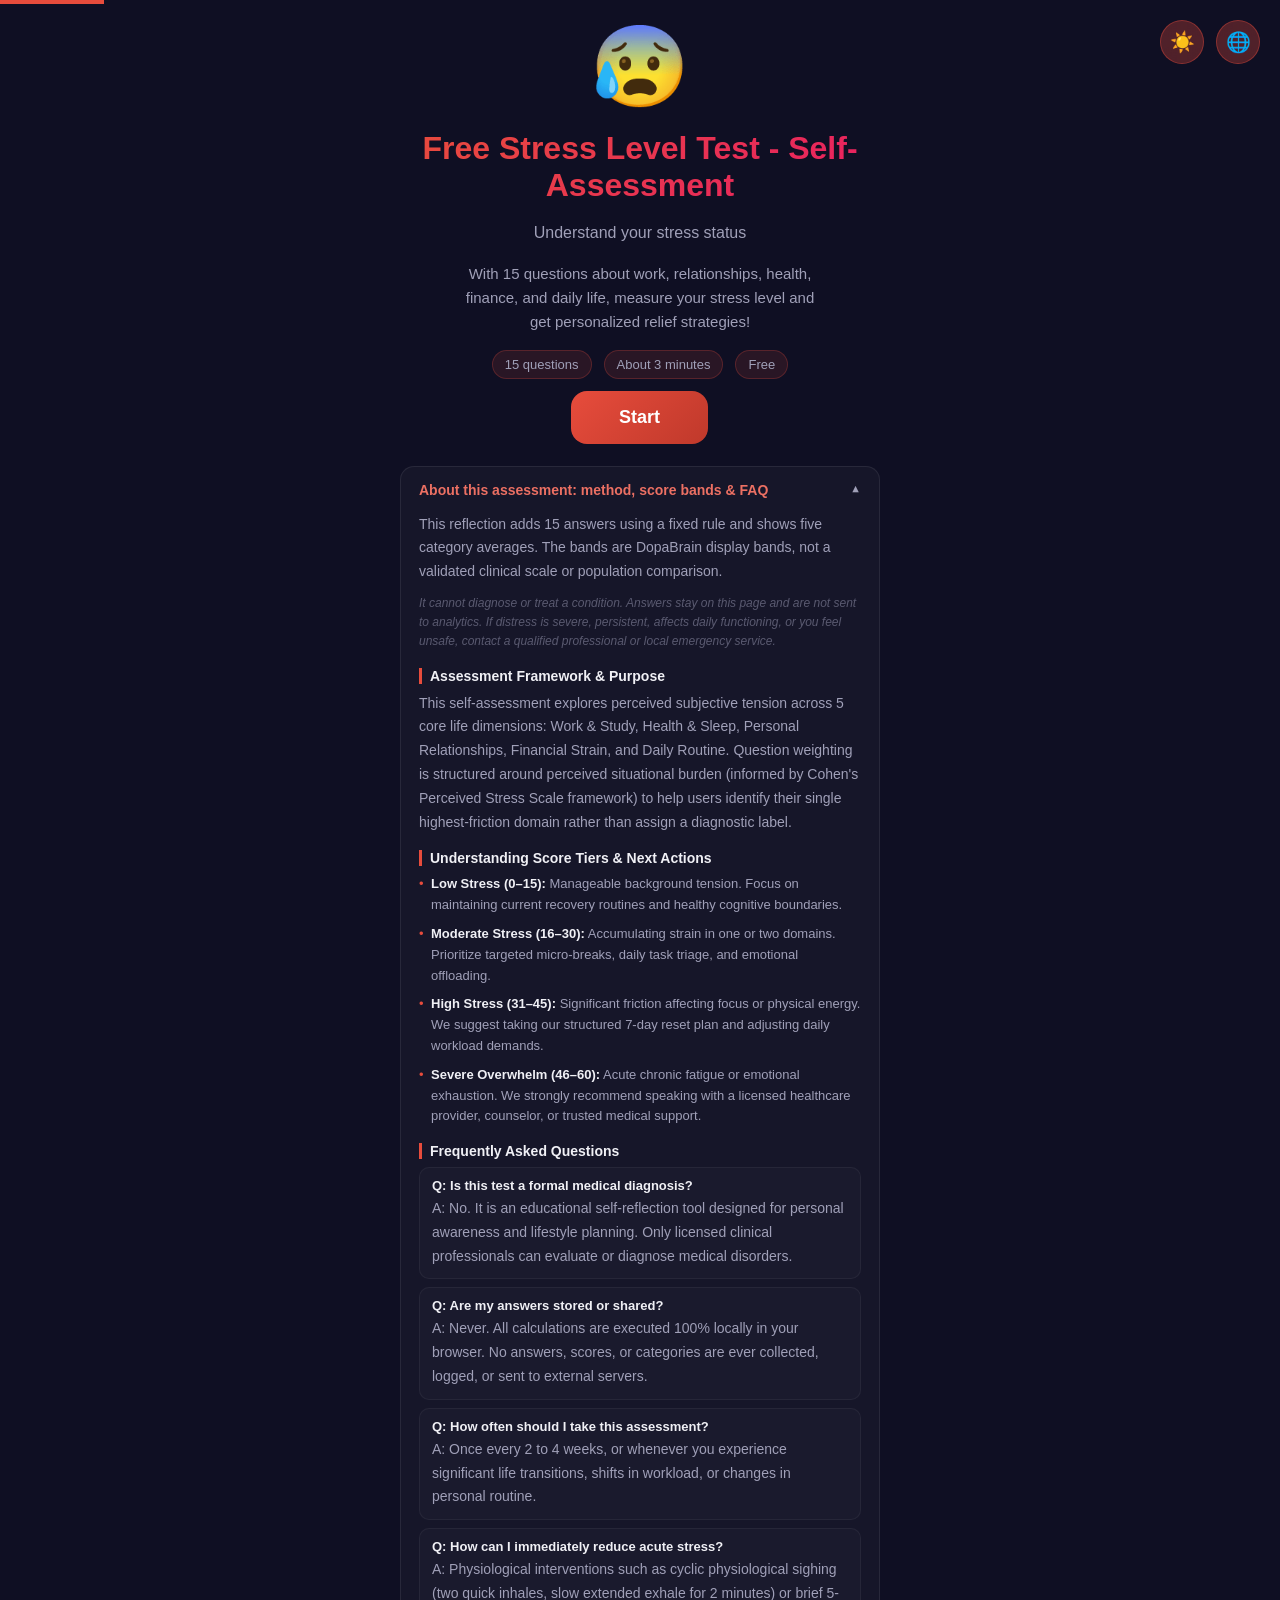
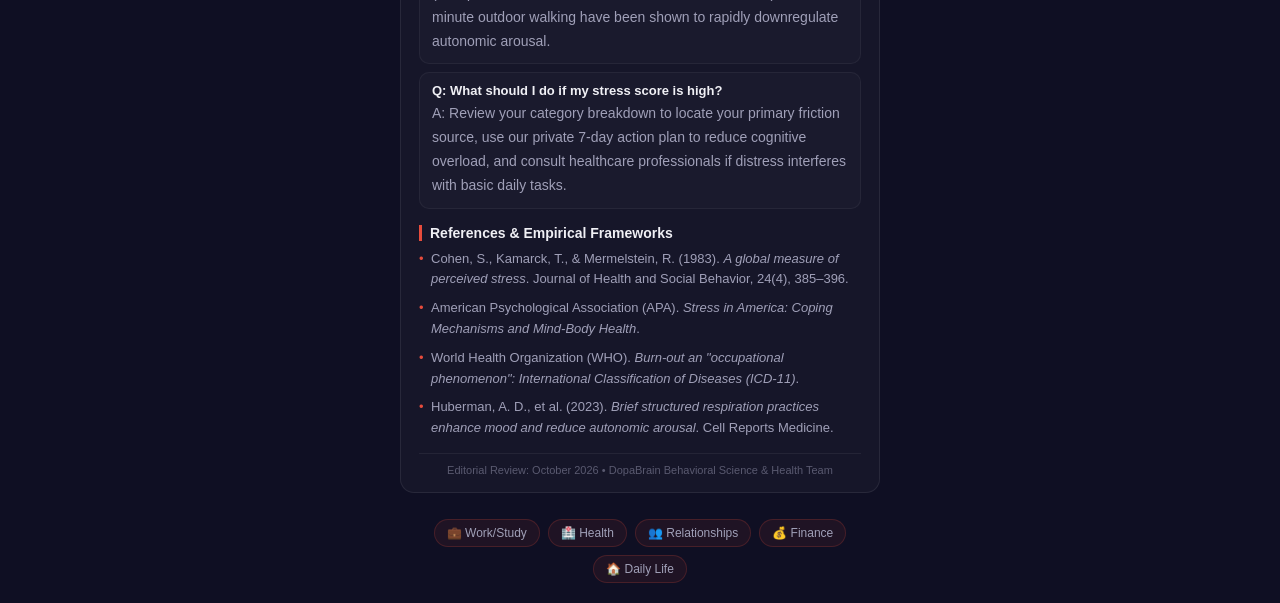
<file: index.html>
<!DOCTYPE html>
<html lang="en" data-stress-check-contract="2026-09-03">
<head>
    <meta charset="UTF-8">
    <meta name="viewport" content="width=device-width, initial-scale=1.0">
    <meta name="robots" content="index, follow, max-image-preview:large">
    <meta name="dateModified" content="2026-11-13">

    <!-- Resource hints for external domains -->
    <link rel="preconnect" href="https://www.googletagmanager.com">
    <link rel="preconnect" href="https://pagead2.googlesyndication.com">
    <link rel="dns-prefetch" href="https://www.googletagmanager.com">
    <link rel="dns-prefetch" href="https://pagead2.googlesyndication.com">

    <title data-i18n="app.title">Free Online Stress Test - Check Your Stress Level in 3 Minutes | DopaBrain</title>
    <script>
        (() => {
            const languages = new Set(['ko','en','zh','hi','ru','ja','es','pt','id','tr','de','fr']);
            const surfaces = new Set(['zh_cognitive_distortion_primary','zh_cognitive_distortion_quick','fr_cognitive_distortion_primary','fr_cognitive_distortion_quick','es_cognitive_distortion_primary','es_cognitive_distortion_quick']);
            const sources = new Set(['doomscroll_guide_primary','doomscroll_guide_quick','doomscroll_guide_footer']);
            const incoming = new URL(location.href), clean = new URL(location.pathname, location.origin);
            const lang = incoming.searchParams.get('lang'), surface = incoming.searchParams.get('surface'), source = incoming.searchParams.get('source');
            if (languages.has(lang)) { clean.searchParams.set('lang', lang); document.documentElement.lang = lang; }
            if (sources.has(source)) clean.searchParams.set('source', source);
            if (incoming.searchParams.get('start') === '1' && surfaces.has(surface)) { clean.searchParams.set('start','1'); clean.searchParams.set('surface',surface); }
            history.replaceState({}, '', clean.pathname + clean.search);
        })();
    </script>
    <script async src="https://pagead2.googlesyndication.com/pagead/js/adsbygoogle.js?client=ca-pub-3600813755953882" crossorigin="anonymous"></script>
    <meta name="description" data-i18n="app.description" content="Take this free online stress test to check your stress level. 15 self-assessment questions, instant results &amp; personalized tips. Start now!">
    <meta name="keywords" content="free online stress test, stress level check, burnout self assessment, mental stress quiz, stress management, dopabrain">
    <meta name="theme-color" content="#00b894">
    <link rel="canonical" href="https://dopabrain.com/stress-check/">

    <!-- Open Graph -->
    <meta property="og:title" content="Free Online Stress Test - Check Your Stress Level in 3 Minutes | DopaBrain">
    <meta property="og:description" content="With 15 questions about work, relationships, health, finance, and daily life, measure your stress level and get personalized relief strategies!">
    <meta property="og:type" content="website">
    <meta property="og:url" content="https://dopabrain.com/stress-check/">
    <meta property="og:image" content="https://dopabrain.com/portal/img/og/stress-check.png">
    <meta property="og:image:width" content="1200">
    <meta property="og:image:height" content="630">
    <meta property="og:locale" content="en_US">
    <meta property="og:locale:alternate" content="ko_KR">
    <meta property="og:locale:alternate" content="ja_JP">
    <meta property="og:locale:alternate" content="zh_CN">
    <meta property="og:locale:alternate" content="hi_IN">
    <meta property="og:locale:alternate" content="ru_RU">

    <!-- hreflang for multilingual SEO -->
    <link rel="alternate" hreflang="en" href="https://dopabrain.com/stress-check/">
    <link rel="alternate" hreflang="ko" href="https://dopabrain.com/stress-check/?lang=ko">
    <link rel="alternate" hreflang="zh" href="https://dopabrain.com/stress-check/?lang=zh">
    <link rel="alternate" hreflang="hi" href="https://dopabrain.com/stress-check/?lang=hi">
    <link rel="alternate" hreflang="ru" href="https://dopabrain.com/stress-check/?lang=ru">
    <link rel="alternate" hreflang="ja" href="https://dopabrain.com/stress-check/?lang=ja">
    <link rel="alternate" hreflang="es" href="https://dopabrain.com/stress-check/?lang=es">
    <link rel="alternate" hreflang="pt" href="https://dopabrain.com/stress-check/?lang=pt">
    <link rel="alternate" hreflang="id" href="https://dopabrain.com/stress-check/?lang=id">
    <link rel="alternate" hreflang="tr" href="https://dopabrain.com/stress-check/?lang=tr">
    <link rel="alternate" hreflang="de" href="https://dopabrain.com/stress-check/?lang=de">
    <link rel="alternate" hreflang="fr" href="https://dopabrain.com/stress-check/?lang=fr">
    <link rel="alternate" hreflang="x-default" href="https://dopabrain.com/stress-check/">

    <!-- Twitter Card -->
    <meta name="twitter:card" content="summary_large_image">
    <meta name="twitter:title" content="Free Online Stress Test - Check Your Stress Level in 3 Minutes | DopaBrain">
    <meta name="twitter:description" content="With 15 questions about work, relationships, health, finance, and daily life, measure your stress level and get personalized relief strategies!">
    <meta name="twitter:image" content="https://dopabrain.com/portal/img/og/stress-check.png">
    <meta name="twitter:site" content="@dopabrain">

    <!-- Schema.org - SoftwareApplication -->
    <script type="application/ld+json">
    {
        "@context": "https://schema.org",
        "@type": "SoftwareApplication",
        "name": "Free Online Stress Test",
        "applicationCategory": "HealthApplication",
        "description": "A private 15-question reflection that summarizes answers with a fixed rule. It is not a validated scale, diagnosis, or treatment.",
        "url": "https://dopabrain.com/stress-check/",
        "image": "https://dopabrain.com/stress-check/og-image.jpg",
        "screenshot": "https://dopabrain.com/stress-check/og-image.jpg",
        "operatingSystem": "All",
        "browserRequirements": "Requires JavaScript. Modern browser (Chrome, Safari, Firefox, Edge).",
        "author": {
            "@type": "Organization",
            "name": "DopaBrain",
            "url": "https://dopabrain.com/"
        },
        "publisher": {
            "@type": "Organization",
            "name": "DopaBrain",
            "url": "https://dopabrain.com/"
        },
        "inLanguage": ["ko", "en", "zh", "hi", "ru", "ja", "es", "pt", "id", "tr", "de", "fr"],
        "offers": {
            "@type": "Offer",
            "price": "0",
            "priceCurrency": "USD",
            "availability": "https://schema.org/InStock"
        },
        "featureList": "15-question reflection, visible scoring rule, category summary, private seven-day action plan",
        "dateModified": "2026-11-13"
    }
    </script>

    <!-- Schema.org - FAQPage -->
    <script type="application/ld+json">
    {
        "@context": "https://schema.org",
        "@type": "FAQPage",
        "mainEntity": [
            {
                "@type": "Question",
                "name": "Is this test a formal medical diagnosis?",
                "acceptedAnswer": {
                    "@type": "Answer",
                    "text": "No. It is an educational self-reflection tool designed for personal awareness and lifestyle planning. Only licensed clinical professionals can evaluate or diagnose medical disorders."
                }
            },
            {
                "@type": "Question",
                "name": "Are my answers stored or shared?",
                "acceptedAnswer": {
                    "@type": "Answer",
                    "text": "Never. All calculations are executed 100% locally in your browser. No answers, scores, or categories are ever collected, logged, or sent to external servers."
                }
            },
            {
                "@type": "Question",
                "name": "How often should I take this assessment?",
                "acceptedAnswer": {
                    "@type": "Answer",
                    "text": "Once every 2 to 4 weeks, or whenever you experience significant life transitions, shifts in workload, or changes in personal routine."
                }
            },
            {
                "@type": "Question",
                "name": "How can I immediately reduce acute stress?",
                "acceptedAnswer": {
                    "@type": "Answer",
                    "text": "Physiological interventions such as cyclic physiological sighing (two quick inhales, slow extended exhale for 2 minutes) or brief 5-minute outdoor walking have been shown to rapidly downregulate autonomic arousal."
                }
            },
            {
                "@type": "Question",
                "name": "What should I do if my stress score is high?",
                "acceptedAnswer": {
                    "@type": "Answer",
                    "text": "Review your category breakdown to locate your primary friction source, use our private 7-day action plan to reduce cognitive overload, and consult healthcare professionals if distress interferes with basic daily tasks."
                }
            }
        ]
    }
    </script>

    <!-- Schema.org - BreadcrumbList -->
    <script type="application/ld+json">
    {
        "@context": "https://schema.org",
        "@type": "BreadcrumbList",
        "itemListElement": [
            {
                "@type": "ListItem",
                "position": 1,
                "name": "Home",
                "item": "https://dopabrain.com/"
            },
            {
                "@type": "ListItem",
                "position": 2,
                "name": "Tests",
                "item": "https://dopabrain.com/#tests"
            },
            {
                "@type": "ListItem",
                "position": 3,
                "name": "Stress Check",
                "item": "https://dopabrain.com/stress-check/"
            }
        ]
    }
    </script>
    <!-- PWA -->
    <link rel="manifest" href="manifest.json">
    <link rel="icon" href="icon-192.svg" type="image/svg+xml">
    <link rel="apple-touch-icon" href="icon-192.svg">

    <!-- Google Analytics -->
    <script async src="https://www.googletagmanager.com/gtag/js?id=G-J8GSWM40TV"></script>
    <script>window.dataLayer=window.dataLayer||[];function gtag(){dataLayer.push(arguments);}gtag('js',new Date());gtag('config','G-J8GSWM40TV');</script>

    <!-- CSS -->
    <link rel="stylesheet" href="css/style.css">

    <!-- Preload critical scripts -->
    <link rel="preload" href="js/data.js" as="script">
    <link rel="preload" href="js/app.js" as="script">
</head>
<body>
    <!-- Skip to main content link for keyboard users -->
    <a href="#main-content" class="skip-link" data-i18n="app.skipLink">Skip to main</a>

    <div class="app-loader hidden" id="app-loader" aria-hidden="true">
        <div class="loader-content">
            <div class="loader-emoji">😰</div>
            <div class="loader-spinner"></div>
            <div class="loader-text" data-i18n="app.loading">Loading...</div>
        </div>
    </div>

    <!-- Theme Toggle -->
    <button id="theme-toggle" class="theme-toggle" aria-label="Toggle dark/light mode" title="Theme toggle">🌙</button>

    <!-- Language Selector -->
    <div class="language-selector">
        <button id="lang-toggle" class="lang-btn">🌐</button>
        <div id="lang-menu" class="lang-menu hidden">
            <button class="lang-option" data-lang="ko">🇰🇷 한국어</button>
            <button class="lang-option" data-lang="en">🇺🇸 English</button>
            <button class="lang-option" data-lang="zh">🇨🇳 中文</button>
            <button class="lang-option" data-lang="hi">🇮🇳 हिन्दी</button>
            <button class="lang-option" data-lang="ru">🇷🇺 Русский</button>
            <button class="lang-option" data-lang="ja">🇯🇵 日本語</button>
            <button class="lang-option" data-lang="es">🇪🇸 Español</button>
            <button class="lang-option" data-lang="pt">🇧🇷 Português</button>
            <button class="lang-option" data-lang="id">🇮🇩 Indonesia</button>
            <button class="lang-option" data-lang="tr">🇹🇷 Türkçe</button>
            <button class="lang-option" data-lang="de">🇩🇪 Deutsch</button>
            <button class="lang-option" data-lang="fr">🇫🇷 Français</button>
        </div>
    </div>

    <!-- Main Container -->
    <main class="container" id="main-content">
        <!-- Ad Banner - hidden on intro, shown on result -->

        <!-- Intro Screen -->
        <div class="screen intro-screen active" id="intro-screen">
            <div class="intro-icon">😰</div>
            <h1 class="intro-title" data-i18n="intro.title">Free Stress Level Test - Self-Assessment</h1>
            <p class="intro-subtitle" data-i18n="intro.subtitle">Understand your stress status</p>
            <p class="intro-desc" data-i18n="intro.description">With 15 questions about work, relationships, health, finance, and daily life, measure your stress level and get personalized relief strategies!</p>

            <div class="intro-primary-actions">
                <div class="intro-meta">
                    <span data-i18n="intro.questions">15 questions</span>
                    <span data-i18n="intro.time">About 3 minutes</span>
                    <span data-i18n="intro.free">Free</span>
                </div>

                <button class="btn-start" id="btn-start" data-i18n="button.start">Start</button>
            </div>

            <details class="about-test" open>
                <summary data-i18n="trust.summaryTitle">About this assessment: method, score bands &amp; FAQ</summary>
                <div class="about-test-body">
                    <p data-i18n="trust.rule">This reflection adds 15 answers using a fixed rule and shows five category averages. The thresholds are DopaBrain display bands, not a validated clinical scale or population comparison.</p>
                    <p class="about-test-note" data-i18n="trust.boundary">It cannot diagnose or treat a condition. Answers stay in this page and are not sent to analytics. If distress is severe, persistent, affects daily functioning, or you feel unsafe, contact a qualified professional or local emergency service.</p>

                    <h4 class="about-section-heading" data-i18n="guide.methodologyTitle">Assessment Framework &amp; Purpose</h4>
                    <p data-i18n="guide.methodologyDesc">This self-assessment explores perceived subjective tension across 5 core life dimensions: Work &amp; Study, Health &amp; Sleep, Personal Relationships, Financial Strain, and Daily Routine. Question weighting is structured around perceived situational burden (informed by Cohen's Perceived Stress Scale framework) to help users identify their single highest-friction domain rather than assign a diagnostic label.</p>

                    <h4 class="about-section-heading" data-i18n="guide.bandsTitle">Understanding Score Tiers &amp; Next Actions</h4>
                    <ul class="about-guide-list">
                        <li><strong data-i18n="guide.bandLowTitle">Low Stress (0–15):</strong> <span data-i18n="guide.bandLowDesc">Manageable background tension. Focus on maintaining current recovery routines and healthy cognitive boundaries.</span></li>
                        <li><strong data-i18n="guide.bandModerateTitle">Moderate Stress (16–30):</strong> <span data-i18n="guide.bandModerateDesc">Accumulating strain in one or two domains. Prioritize targeted micro-breaks, daily task triage, and emotional offloading.</span></li>
                        <li><strong data-i18n="guide.bandHighTitle">High Stress (31–45):</strong> <span data-i18n="guide.bandHighDesc">Significant friction affecting focus or physical energy. We suggest taking our structured 7-day reset plan and adjusting daily workload demands.</span></li>
                        <li><strong data-i18n="guide.bandSevereTitle">Severe Overwhelm (46–60):</strong> <span data-i18n="guide.bandSevereDesc">Acute chronic fatigue or emotional exhaustion. We strongly recommend speaking with a licensed healthcare provider, counselor, or trusted medical support.</span></li>
                    </ul>

                    <h4 class="about-section-heading" data-i18n="guide.faqTitle">Frequently Asked Questions</h4>
                    <div class="about-faq-item">
                        <strong class="about-faq-q" data-i18n="guide.faq1Q">Q: Is this test a formal medical diagnosis?</strong>
                        <p class="about-faq-a" data-i18n="guide.faq1A">A: No. It is an educational self-reflection tool designed for personal awareness and lifestyle planning. Only licensed clinical professionals can evaluate or diagnose medical disorders.</p>
                    </div>
                    <div class="about-faq-item">
                        <strong class="about-faq-q" data-i18n="guide.faq2Q">Q: Are my answers stored or shared?</strong>
                        <p class="about-faq-a" data-i18n="guide.faq2A">A: Never. All calculations are executed 100% locally in your browser. No answers, scores, or categories are ever collected, logged, or sent to external servers.</p>
                    </div>
                    <div class="about-faq-item">
                        <strong class="about-faq-q" data-i18n="guide.faq3Q">Q: How often should I take this assessment?</strong>
                        <p class="about-faq-a" data-i18n="guide.faq3A">A: Once every 2 to 4 weeks, or whenever you experience significant life transitions, shifts in workload, or changes in personal routine.</p>
                    </div>
                    <div class="about-faq-item">
                        <strong class="about-faq-q" data-i18n="guide.faq4Q">Q: How can I immediately reduce acute stress?</strong>
                        <p class="about-faq-a" data-i18n="guide.faq4A">A: Physiological interventions such as cyclic physiological sighing (two quick inhales, slow extended exhale for 2 minutes) or brief 5-minute outdoor walking have been shown to rapidly downregulate autonomic arousal.</p>
                    </div>
                    <div class="about-faq-item">
                        <strong class="about-faq-q" data-i18n="guide.faq5Q">Q: What should I do if my stress score is high?</strong>
                        <p class="about-faq-a" data-i18n="guide.faq5A">A: Review your category breakdown to locate your primary friction source, use our private 7-day action plan to reduce cognitive overload, and consult healthcare professionals if distress interferes with basic daily tasks.</p>
                    </div>

                    <h4 class="about-section-heading" data-i18n="guide.referencesTitle">References &amp; Empirical Frameworks</h4>
                    <ul class="about-guide-list">
                        <li>Cohen, S., Kamarck, T., &amp; Mermelstein, R. (1983). <em>A global measure of perceived stress</em>. Journal of Health and Social Behavior, 24(4), 385–396.</li>
                        <li>American Psychological Association (APA). <em>Stress in America: Coping Mechanisms and Mind-Body Health</em>.</li>
                        <li>World Health Organization (WHO). <em>Burn-out an "occupational phenomenon": International Classification of Diseases (ICD-11)</em>.</li>
                        <li>Huberman, A. D., et al. (2023). <em>Brief structured respiration practices enhance mood and reduce autonomic arousal</em>. Cell Reports Medicine.</li>
                    </ul>

                    <div class="about-review-meta">
                        <span data-i18n="guide.reviewDate">Editorial Review: October 2026</span> • 
                        <span data-i18n="guide.reviewTeam">DopaBrain Behavioral Science &amp; Health Team</span>
                    </div>
                </div>
            </details>

            <div class="category-preview">
                <span data-i18n="stress.cat_work">💼 Work/Study</span>
                <span data-i18n="stress.cat_health">🏥 Health</span>
                <span data-i18n="stress.cat_relations">👥 Relationships</span>
                <span data-i18n="stress.cat_finance">💰 Finance</span>
                <span data-i18n="stress.cat_daily">🏠 Daily Life</span>
            </div>
        </div>

        <!-- Question Screen -->
        <div class="screen question-screen" id="question-screen">
            <div class="progress-area">
                <div class="progress-bar">
                    <div class="progress-fill" id="progress-fill"></div>
                </div>
                <div class="progress-text" id="progress-text">1 / 15</div>
            </div>

            <div class="question-card">
                <div class="q-text" id="question-text" data-i18n="message.questionLoading">Loading question...</div>
                <div class="q-category" id="q-category" data-i18n="categories.workStudy">Work/Study</div>
                <div class="q-options" id="q-options"></div>
            </div>
        </div>

        <!-- Loading Screen -->
        <div class="screen loading-screen" id="loading-screen">
            <div class="loading-icon">🧠</div>
            <div class="loading-bar">
                <div class="loading-fill" id="loading-fill"></div>
            </div>
            <div class="loading-text" data-i18n="loading.analyzing">Analyzing...</div>
        </div>

        <!-- Result Screen -->
        <div class="screen result-screen" id="result-screen">
            <h2 class="result-title" data-i18n="result.title">Your Stress Level</h2>

            <div class="result-emoji" id="result-emoji">😰</div>
            <div class="result-level-title" id="result-level-title">Moderate</div>
            <div class="result-level-subtitle" id="result-level-subtitle">Stress Level Summary</div>
            <div class="result-desc" id="result-desc">Your stress assessment summary will appear here.</div>
            <p class="about-test-note" data-i18n="trust.resultBoundary">This is an answer summary, not a diagnosis, severity scale, or population comparison.</p>

            <div class="result-primary-action" id="result-primary-action">
                <button id="btn-story-card" class="btn-story-card" data-i18n="button.storyCard">✨ Save Diagnosis Card</button>
                <a class="btn-action-plan" id="btn-action-plan" href="plan.html?lang=en&amp;source=stress_result" data-i18n="button.actionPlan">Build my private 7-day plan</a>
            </div>

            <!-- Category Analysis -->
            <div class="detail-section">
                <h3 data-i18n="result.categoryAnalysis">Category Analysis</h3>
                <div class="radar-list" id="radar-list"></div>
            </div>

            <!-- Stress Relief Tips -->
            <div class="detail-section">
                <h3 data-i18n="result.reliefTips">Stress Relief Tips</h3>
                <ul id="relief-tips-list"></ul>
            </div>

            <!-- Curated Evidence-Based Resources -->
            <div class="curated-resources-card" id="curated-resources-card">
                <div class="curated-header">
                    <span class="curated-badge" data-i18n="curated.badge">EVIDENCE-BASED READING</span>
                    <h4 class="curated-title" data-i18n="curated.title">Curated Stress Recovery Resources</h4>
                </div>
                <div class="curated-grid">
                    <a href="https://www.amazon.com/dp/1523508842?tag=dopabrain-20" target="_blank" rel="noopener noreferrer nofollow" class="curated-item">
                        <span class="curated-icon" aria-hidden="true">📖</span>
                        <div class="curated-info">
                            <strong data-i18n="curated.book1Title">Burnout: The Secret to Unlocking the Stress Cycle</strong>
                            <span data-i18n="curated.book1Desc">By Emily Nagoski, Ph.D. • Somatic completion of the biological stress loop.</span>
                        </div>
                        <span class="curated-ext-pill" data-i18n="curated.readPill">View Resource ↗</span>
                    </a>
                    <a href="https://www.amazon.com/dp/0553062182?tag=dopabrain-20" target="_blank" rel="noopener noreferrer nofollow" class="curated-item">
                        <span class="curated-icon" aria-hidden="true">🌿</span>
                        <div class="curated-info">
                            <strong data-i18n="curated.book2Title">The Highly Sensitive Person: How to Thrive</strong>
                            <span data-i18n="curated.book2Desc">By Elaine N. Aron, Ph.D. • Autonomic nervous system regulation for high sensitivity.</span>
                        </div>
                        <span class="curated-ext-pill" data-i18n="curated.readPill">View Resource ↗</span>
                    </a>
                </div>
                <p class="curated-disclosure" data-i18n="curated.disclosure">Editorial note: Curated based on clinical relevance. Links support independent research.</p>
            </div>

            <!-- Action Buttons -->
            <div class="action-buttons">
                <button class="btn-retry" id="btn-retry" data-i18n="button.retry">🔄 Try Again</button>
            </div>

            <!-- Best Next Step Hero Funnel Card -->
            <div class="next-step-card" id="next-step-card">
                <p class="next-step-label" data-i18n="result.recommendedNext">Recommended Next Step</p>
                <div class="next-step-main">
                    <span class="next-step-emoji" id="next-step-emoji" aria-hidden="true">🧠</span>
                    <div class="next-step-content">
                        <h4 class="next-step-title" id="next-step-title">HSP Test</h4>
                        <p class="next-step-desc" id="next-step-desc">High stress often stems from sensory processing sensitivity. Check your sensitivity profile.</p>
                    </div>
                </div>
                <a href="/hsp-test/" class="next-step-cta" id="next-step-cta" data-related-key="hsp-test">
                    <span id="next-step-cta-text">Take HSP Test &rarr;</span>
                </a>
            </div>

            <!-- Related Tests -->
            <div class="related-tests">
              <h3 data-i18n="result.moreTests">Explore More Tests</h3>
              <div class="related-grid">
                <a href="/portal/tools/burnout-stress-differential.html?source=stress_check_result" class="related-card" style="--card-color: #f43f5e">
                  <span class="related-emoji">🔥</span>
                  <span class="related-name" data-i18n="related.burnoutMatrix">Burnout vs Stress</span>
                </a>
                <a href="/portal/tools/grounding-exercise.html?source=stress_check_result" class="related-card" style="--card-color: #06b6d4">
                  <span class="related-emoji">🌊</span>
                  <span class="related-name" data-i18n="related.groundingTool">5-4-3-2-1 Grounding</span>
                </a>
                <a href="/future-self/?source=stress_check_result" class="related-card" style="--card-color: #0ea5e9">
                  <span class="related-emoji">🔮</span>
                  <span class="related-name" data-i18n="related.futureSelf">Future Self</span>
                </a>
                <a href="/hsp-test/?source=stress_check_result" class="related-card" style="--card-color: #7c3aed">
                  <span class="related-emoji">🧠</span>
                  <span class="related-name" data-i18n="related.hspTest">HSP Test</span>
                </a>
                <a href="/stress-type/?source=stress_check_result" class="related-card" style="--card-color: #f59e0b">
                  <span class="related-emoji">⚡</span>
                  <span class="related-name" data-i18n="related.stressType">Stress Type</span>
                </a>
                <a href="/attachment-style/?source=stress_check_result" class="related-card" style="--card-color: #e879a0">
                  <span class="related-emoji">💖</span>
                  <span class="related-name" data-i18n="related.attachmentStyle">Attachment Style</span>
                </a>
              </div>
            </div>

        </div>

    </main>

    <!-- Service Worker Registration -->
    <script>
        if ('serviceWorker' in navigator) {
            navigator.serviceWorker.register('sw.js').catch(() => {});
        }
    </script>

    <!-- i18n & App -->
    <script src="js/i18n.js" defer></script>
    <script src="js/data.js" defer></script>
    <script src="js/app.js" defer></script>

</body>
</html>
</file>
<file: css/style.css>
:root {
    --primary: #e74c3c;
    --primary-light: #ec7063;
    --success: #2ecc71;
    --bg: #0f0f23;
    --surface: rgba(255,255,255,0.06);
    --border: rgba(255,255,255,0.08);
    --text: #f0f0f5;
    --text-sec: #a0a0b8;
    --text-dim: #5a5a70;
}

/* Light Mode */
[data-theme="light"] {
    --bg: #f5f5fa;
    --surface: rgba(0,0,0,0.06);
    --border: rgba(0,0,0,0.08);
    --text: #1a1a2e;
    --text-sec: #5a5a70;
    --text-dim: #a0a0b8;
}

[data-theme="light"] .option-btn {
    background: rgba(0,0,0,0.04);
    border-color: rgba(0,0,0,0.1);
    color: var(--text);
}
[data-theme="light"] .option-btn:hover {
    background: rgba(231,76,60,0.1);
    border-color: rgba(231,76,60,0.3);
}
[data-theme="light"] .option-btn.selected {
    background: rgba(231,76,60,0.12);
    border-color: var(--primary);
}
[data-theme="light"] .progress-bar {
    box-shadow: 0 2px 8px rgba(231,76,60,0.1);
}
[data-theme="light"] .radar-bar-bg {
    background: rgba(0,0,0,0.08);
}
[data-theme="light"] .detail-section {
    background: rgba(0,0,0,0.03);
    border-color: rgba(0,0,0,0.08);
}
[data-theme="light"] .lang-btn,
[data-theme="light"] .theme-toggle {
    background: rgba(0,0,0,0.05);
    border-color: rgba(0,0,0,0.1);
    color: var(--text);
}
[data-theme="light"] .lang-btn:hover,
[data-theme="light"] .theme-toggle:hover {
    background: rgba(231,76,60,0.1);
}
[data-theme="light"] .lang-menu {
    background: rgba(245,245,250,0.98);
    border-color: rgba(0,0,0,0.1);
    box-shadow: 0 8px 32px rgba(0,0,0,0.12);
}
[data-theme="light"] .lang-option {
    color: var(--text-sec);
}
[data-theme="light"] .lang-option:hover {
    background: rgba(231,76,60,0.08);
    color: var(--text);
}
[data-theme="light"] .rec-card {
    background: rgba(0,0,0,0.03);
    border-color: rgba(0,0,0,0.08);
}
[data-theme="light"] .rec-card:hover {
    background: rgba(231,76,60,0.06);
    border-color: rgba(231,76,60,0.2);
}
[data-theme="light"] .app-loader {
    background: #f5f5fa;
}
[data-theme="light"] ::-webkit-scrollbar-track {
    background: #f0f0f5;
}
[data-theme="light"] ::-webkit-scrollbar-thumb {
    background: rgba(0,0,0,0.15);
}

* { margin: 0; padding: 0; box-sizing: border-box; }

html {
    overflow-x: clip;
}

body {
    font-family: -apple-system, BlinkMacSystemFont, 'Segoe UI', sans-serif;
    background: var(--bg);
    color: var(--text);
    min-height: 100vh;
    overflow-x: clip;
}

.container {
    display: flex;
    flex-direction: column;
    align-items: center;
    justify-content: center;
    width: 100%;
    max-width: 100%;
    min-height: 100vh;
    padding: 20px;
    overflow-x: clip;
}

.screen {
    display: none;
    width: 100%;
    max-width: 480px;
    animation: fadeIn 0.4s ease-out;
}

.screen.active {
    display: flex;
    flex-direction: column;
    align-items: center;
    justify-content: center;
    min-height: 100vh;
}

/* Animations */
@keyframes fadeIn { 0% { opacity: 0; } 100% { opacity: 1; } }
@keyframes slideInDown { 0% { opacity: 0; transform: translateY(-20px); } 100% { opacity: 1; transform: translateY(0); } }
@keyframes slideInUp { 0% { opacity: 0; transform: translateY(20px); } 100% { opacity: 1; transform: translateY(0); } }
@keyframes scaleInUp { 0% { opacity: 0; transform: scale(0.8) translateY(20px); } 100% { opacity: 1; transform: scale(1) translateY(0); } }
@keyframes bounce { 0%, 100% { transform: translateY(0); } 50% { transform: translateY(-8px); } }
@keyframes brainFloat { 0%,100% { transform: translateY(0) scale(1); } 50% { transform: translateY(-15px) scale(1.05); } }
@keyframes shimmer { 0% { transform: translateX(-100%); } 100% { transform: translateX(100%); } }
@keyframes fadeUp { from { opacity: 0; transform: translateY(15px); } to { opacity: 1; transform: translateY(0); } }
@keyframes slideIn { from { opacity: 0; transform: translateX(30px); } to { opacity: 1; transform: translateX(0); } }
@keyframes cta-pulse {
    0% { transform: scale(1); box-shadow: 0 4px 15px rgba(231, 76, 60, 0.3); }
    50% { transform: scale(1.03); box-shadow: 0 6px 25px rgba(231, 76, 60, 0.5); }
    100% { transform: scale(1); box-shadow: 0 4px 15px rgba(231, 76, 60, 0.3); }
}

@media (prefers-reduced-motion: reduce) {
    .btn-start {
        animation: none !important;
    }
}

/* === INTRO SCREEN === */
.intro-screen {
    gap: 16px;
    justify-content: center;
    text-align: center;
}

.intro-icon {
    font-size: 80px;
    animation: brainFloat 3s ease-in-out infinite;
}

.intro-title {
    font-size: 32px;
    font-weight: 800;
    background: linear-gradient(135deg, var(--primary), #e91e63);
    -webkit-background-clip: text;
    -webkit-text-fill-color: transparent;
    background-clip: text;
    animation: slideInDown 0.4s ease-out;
}

.intro-subtitle {
    color: var(--text-sec);
    font-size: 16px;
    line-height: 1.6;
    animation: slideInUp 0.4s ease-out 0.05s both;
}

.intro-desc {
    color: var(--text-sec);
    font-size: 15px;
    line-height: 1.6;
    max-width: 360px;
    white-space: pre-line;
    animation: slideInUp 0.4s ease-out 0.1s both;
}

.intro-primary-actions {
    display: flex;
    flex-direction: column;
    align-items: center;
    gap: 12px;
    width: 100%;
    animation: slideInUp 0.4s ease-out 0.12s both;
}

.intro-meta {
    display: flex;
    gap: 12px;
    color: var(--text-sec);
    font-size: 13px;
    justify-content: center;
    flex-wrap: wrap;
}

.intro-meta span {
    background: rgba(231,76,60,0.12);
    border: 1px solid rgba(231,76,60,0.25);
    padding: 6px 12px;
    border-radius: 20px;
}

.btn-start {
    padding: 16px 48px;
    font-size: 18px;
    font-weight: 700;
    color: #fff;
    background: linear-gradient(135deg, var(--primary), #c0392b);
    border: none;
    border-radius: 16px;
    cursor: pointer;
    transition: all 0.3s ease;
    min-height: 52px;
    animation: scaleInUp 0.4s ease-out 0s both, cta-pulse 2.5s ease-in-out 0.5s infinite;
    position: relative;
    overflow: hidden;
}

.btn-start::before {
    content: '';
    position: absolute;
    top: -50%;
    left: -50%;
    width: 200%;
    height: 200%;
    background: radial-gradient(circle, rgba(255,255,255,0.3) 0%, transparent 70%);
    opacity: 0;
    transition: opacity 0.3s;
}

.btn-start:hover::before { opacity: 1; }
.btn-start:hover {
    transform: scale(1.05);
    box-shadow: 0 12px 40px rgba(231,76,60,0.5), inset 0 0 20px rgba(255,255,255,0.1);
}

.btn-start:active { transform: scale(0.98); }

.about-test {
    width: 100%;
    max-width: 480px;
    margin: 6px auto 0;
    border: 1px solid rgba(255,255,255,0.08);
    border-radius: 14px;
    background: rgba(255,255,255,0.03);
    text-align: left;
    overflow: hidden;
    animation: slideInUp 0.4s ease-out 0.16s both;
}

.about-test summary {
    display: flex;
    align-items: center;
    gap: 8px;
    min-height: 46px;
    padding: 13px 18px;
    color: var(--primary-light);
    cursor: pointer;
    font-size: 14px;
    font-weight: 700;
    list-style: none;
}

.about-test summary::-webkit-details-marker {
    display: none;
}

.about-test summary::after {
    content: '\25BC';
    margin-left: auto;
    color: var(--text-sec);
    font-size: 11px;
    transition: transform 0.25s ease;
}

.about-test[open] summary::after {
    transform: rotate(180deg);
}

.about-test-body {
    padding: 0 18px 16px;
}

.about-test-body p {
    margin: 0 0 10px;
    color: var(--text-sec);
    font-size: 14px;
    line-height: 1.7;
}

.about-test-body .about-test-note {
    margin-bottom: 0;
    color: var(--text-dim);
    font-size: 12px;
    font-style: italic;
    line-height: 1.6;
}

.category-preview {
    display: flex;
    justify-content: center;
    gap: 8px;
    flex-wrap: wrap;
    margin: 10px 0 0;
    animation: slideInUp 0.4s ease-out 0.18s both;
}

.category-preview span {
    padding: 6px 12px;
    border: 1px solid rgba(231,76,60,0.2);
    border-radius: 20px;
    background: rgba(231,76,60,0.08);
    color: var(--text-sec);
    font-size: 12px;
}

/* === QUESTION SCREEN === */
.question-screen {
    justify-content: flex-start;
    padding-top: 40px;
    gap: 20px;
}

.progress-area {
    width: 100%;
    animation: slideInDown 0.5s ease-out;
}

.progress-bar {
    width: 100%;
    height: 8px;
    background: var(--surface);
    border-radius: 4px;
    overflow: hidden;
    box-shadow: 0 2px 8px rgba(231,76,60,0.15);
}

.progress-fill {
    height: 100%;
    background: linear-gradient(90deg, var(--primary), #e91e63);
    transition: width 0.5s cubic-bezier(0.25, 0.46, 0.45, 0.94);
    border-radius: 4px;
    position: relative;
}

.progress-fill::after {
    content: '';
    position: absolute;
    top: 0;
    right: 0;
    width: 100%;
    height: 100%;
    background: linear-gradient(90deg, transparent, rgba(255,255,255,0.3), transparent);
    animation: shimmer 2s infinite;
}

.progress-text {
    text-align: center;
    color: var(--text-sec);
    font-size: 14px;
    margin-top: 8px;
    font-weight: 600;
}

.question-card {
    width: 100%;
    animation: slideIn 0.4s ease;
    gap: 16px;
}

.q-text {
    font-size: 20px;
    font-weight: 700;
    text-align: center;
    line-height: 1.5;
}

.q-category {
    font-size: 12px;
    color: var(--text-sec);
    text-align: center;
    background: rgba(231,76,60,0.12);
    padding: 4px 12px;
    border-radius: 12px;
    display: inline-block;
    margin: 0 auto;
}

.q-options {
    display: flex;
    flex-direction: column;
    gap: 12px;
    margin-top: 12px;
}

.option-btn {
    display: flex;
    align-items: center;
    gap: 12px;
    width: 100%;
    padding: 16px 20px;
    background: var(--surface);
    border: 1px solid var(--border);
    border-radius: 14px;
    color: var(--text);
    font-size: 15px;
    cursor: pointer;
    transition: all 0.25s cubic-bezier(0.25, 0.46, 0.45, 0.94);
    text-align: left;
    min-height: 48px;
    position: relative;
    overflow: hidden;
}

.option-btn::before {
    content: '';
    position: absolute;
    top: 0;
    left: -100%;
    width: 100%;
    height: 100%;
    background: radial-gradient(circle, rgba(231,76,60,0.2) 0%, transparent 70%);
    transition: left 0.3s ease;
}

.option-btn:hover {
    background: rgba(231,76,60,0.15);
    border-color: var(--primary);
    transform: translateX(4px);
    box-shadow: 0 4px 15px rgba(231,76,60,0.2);
}

.option-btn:hover::before { left: 100%; }

.option-btn.selected {
    background: rgba(231,76,60,0.25);
    border-color: var(--primary);
    transform: scale(0.97);
    box-shadow: 0 0 20px rgba(231,76,60,0.3);
}

.option-btn:disabled {
    opacity: 0.5;
    cursor: default;
    background: rgba(255,255,255,0.02);
}

.opt-emoji { font-size: 22px; flex-shrink: 0; }
.opt-text { flex: 1; }

/* === LOADING SCREEN === */
.loading-screen {
    text-align: center;
    gap: 24px;
}

.loading-icon {
    font-size: 72px;
    animation: brainFloat 2s ease-in-out infinite;
}

.loading-bar {
    width: 280px;
    height: 6px;
    background: var(--surface);
    border-radius: 3px;
    overflow: hidden;
}

.loading-fill {
    height: 100%;
    background: linear-gradient(90deg, var(--primary), #e91e63);
    transition: width 0.3s ease;
    border-radius: 3px;
}

.loading-text {
    color: var(--text-sec);
    font-size: 15px;
}

/* === RESULT SCREEN === */
.result-screen {
    justify-content: flex-start;
    padding-top: 24px;
    gap: 0;
}

.result-title {
    font-size: 24px;
    font-weight: 800;
    text-align: center;
    margin-bottom: 20px;
    animation: slideInDown 0.5s ease-out;
}

/* Gauge */
.gauge-area {
    display: flex;
    justify-content: center;
    margin: 20px 0;
    animation: fadeUp 0.5s ease-out 0.1s both;
}

.gauge-ring {
    width: 180px;
    height: 180px;
    border-radius: 50%;
    display: flex;
    align-items: center;
    justify-content: center;
    position: relative;
}

#gauge-fill {
    width: 180px;
    height: 180px;
    border-radius: 50%;
    display: flex;
    align-items: center;
    justify-content: center;
    background: conic-gradient(var(--primary) 0deg, var(--primary) 0deg, rgba(255,255,255,0.08) 0deg);
    transition: background 1.2s ease;
}

.gauge-inner {
    width: 140px;
    height: 140px;
    border-radius: 50%;
    background: var(--bg);
    display: flex;
    flex-direction: column;
    align-items: center;
    justify-content: center;
    border: 2px solid var(--surface);
}

.gauge-percent {
    font-size: 42px;
    font-weight: 900;
    color: var(--text);
}

.gauge-label {
    font-size: 12px;
    color: var(--text-sec);
    margin-top: 2px;
}

.result-emoji {
    font-size: 56px;
    text-align: center;
    margin: 16px 0 8px;
    animation: fadeUp 0.5s ease-out 0.2s both;
}

.result-level-title {
    font-size: 26px;
    font-weight: 800;
    text-align: center;
    animation: fadeUp 0.5s ease-out 0.25s both;
}

.result-level-subtitle {
    font-size: 15px;
    color: var(--text-sec);
    text-align: center;
    margin-bottom: 16px;
    animation: fadeUp 0.5s ease-out 0.3s both;
}

.result-desc {
    font-size: 14px;
    color: var(--text-sec);
    line-height: 1.7;
    text-align: center;
    padding: 0 8px;
    margin-bottom: 20px;
    animation: fadeUp 0.5s ease-out 0.35s both;
}

.detail-section {
    width: 100%;
    max-width: 480px;
    background: var(--surface);
    border: 1px solid var(--border);
    border-radius: 16px;
    padding: 20px;
    margin-bottom: 12px;
    animation: fadeUp 0.5s ease;
}

.detail-section h3 {
    font-size: 16px;
    margin-bottom: 12px;
    font-weight: 700;
}

.detail-section ul {
    list-style: none;
}

.detail-section li {
    padding: 6px 0;
    font-size: 14px;
    color: var(--text-sec);
    border-bottom: 1px solid var(--border);
    line-height: 1.5;
}

.detail-section li:last-child {
    border-bottom: none;
}

.detail-section li::before {
    content: '✓';
    color: var(--success);
    margin-right: 8px;
    font-weight: 700;
}

/* Radar bars */
.radar-list {
    display: flex;
    flex-direction: column;
    gap: 12px;
}

.radar-item {
    display: flex;
    align-items: center;
    gap: 8px;
}

.radar-label {
    font-size: 13px;
    color: var(--text-sec);
    min-width: 100px;
    white-space: nowrap;
}

.radar-bar-bg {
    flex: 1;
    height: 10px;
    background: rgba(255,255,255,0.06);
    border-radius: 5px;
    overflow: hidden;
}

.radar-bar {
    height: 100%;
    background: linear-gradient(90deg, var(--primary), #e91e63);
    border-radius: 5px;
    transition: width 1s ease;
}

.radar-value {
    font-size: 13px;
    font-weight: 700;
    min-width: 40px;
    text-align: right;
    color: var(--primary-light);
}

/* Premium button */
.btn-action-plan {
    width: 100%;
    max-width: 480px;
    padding: 16px;
    font-size: 16px;
    font-weight: 700;
    color: #fff;
    background: linear-gradient(135deg, #f39c12, #e67e22);
    border: none;
    border-radius: 14px;
    cursor: pointer;
    transition: all 0.3s ease;
    margin: 12px 0;
    min-height: 52px;
    position: relative;
    overflow: hidden;
    animation: slideInUp 0.6s ease-out 0.2s both;
}

.btn-action-plan::before {
    content: '';
    position: absolute;
    top: -50%;
    left: -50%;
    width: 200%;
    height: 200%;
    background: radial-gradient(circle, rgba(255,255,255,0.4) 0%, transparent 70%);
    opacity: 0;
    transition: opacity 0.3s;
}

.btn-action-plan:hover::before { opacity: 1; }
.btn-action-plan:hover {
    transform: scale(1.04);
    box-shadow: 0 10px 35px rgba(243,156,18,0.5);
}

.btn-action-plan:active { transform: scale(0.98); }

.result-primary-action {
    max-width: 520px;
    margin: 24px auto 30px;
    padding: 18px;
    border: 1px solid rgba(0, 184, 148, 0.42);
    border-radius: 16px;
    background: rgba(0, 184, 148, 0.09);
}

.result-primary-action .btn-action-plan {
    display: flex;
    align-items: center;
    justify-content: center;
    width: 100%;
    min-height: 52px;
    margin: 0;
    text-decoration: none;
}

.btn-story-card {
    display: flex;
    align-items: center;
    justify-content: center;
    width: 100%;
    min-height: 52px;
    padding: 14px 18px;
    margin-bottom: 12px;
    font-size: 15px;
    font-weight: 700;
    color: #fff;
    background: linear-gradient(135deg, #6366f1, #8b5cf6);
    border: 1px solid rgba(255, 255, 255, 0.2);
    border-radius: 14px;
    cursor: pointer;
    box-shadow: 0 8px 24px rgba(99, 102, 241, 0.35);
    transition: all 0.3s ease;
}
.btn-story-card:hover {
    transform: translateY(-1px);
    box-shadow: 0 10px 30px rgba(139, 92, 246, 0.48);
}

/* Curated Resources Card */
.curated-resources-card {
    width: 100%;
    max-width: 480px;
    margin: 28px auto 16px;
    padding: 18px;
    background: rgba(255, 255, 255, 0.04);
    border: 1px solid rgba(255, 255, 255, 0.1);
    border-radius: 16px;
    text-align: left;
    box-sizing: border-box;
}
.curated-badge {
    display: inline-block;
    font-size: 11px;
    font-weight: 800;
    letter-spacing: 0.8px;
    color: #38bdf8;
    background: rgba(56, 189, 248, 0.12);
    padding: 3px 8px;
    border-radius: 6px;
    margin-bottom: 6px;
}
.curated-title {
    font-size: 16px;
    font-weight: 700;
    color: #fff;
    margin: 4px 0 14px;
}
.curated-grid {
    display: flex;
    flex-direction: column;
    gap: 10px;
}
.curated-item {
    display: flex;
    align-items: center;
    gap: 12px;
    padding: 12px 14px;
    background: rgba(255, 255, 255, 0.03);
    border: 1px solid rgba(255, 255, 255, 0.08);
    border-radius: 12px;
    text-decoration: none;
    color: #fff;
    transition: all 0.2s ease;
    min-height: 44px;
}
.curated-item:hover {
    background: rgba(255, 255, 255, 0.07);
    border-color: rgba(56, 189, 248, 0.35);
    transform: translateY(-1px);
}
.curated-icon {
    font-size: 24px;
    flex-shrink: 0;
}
.curated-info {
    flex: 1;
    min-width: 0;
}
.curated-info strong {
    display: block;
    font-size: 13.5px;
    color: #f1f5f9;
    line-height: 1.35;
    margin-bottom: 2px;
}
.curated-info span {
    display: block;
    font-size: 11.5px;
    color: #94a3b8;
    line-height: 1.4;
}
.curated-ext-pill {
    font-size: 11px;
    font-weight: 700;
    color: #38bdf8;
    background: rgba(56, 189, 248, 0.14);
    padding: 4px 8px;
    border-radius: 6px;
    white-space: nowrap;
    flex-shrink: 0;
}
.curated-disclosure {
    font-size: 11px;
    color: #64748b;
    margin-top: 12px;
    line-height: 1.45;
}

/* Action buttons */
.action-buttons {
    display: flex;
    gap: 10px;
    width: 100%;
    max-width: 480px;
    margin: 8px 0;
    flex-wrap: wrap;
    animation: slideInUp 0.6s ease-out 0.25s both;
}

.btn-share, .btn-save-image, .btn-retry {
    flex: 1;
    min-width: 120px;
    padding: 14px 12px;
    font-size: 14px;
    font-weight: 600;
    color: var(--text);
    background: var(--surface);
    border: 1px solid var(--border);
    border-radius: 12px;
    cursor: pointer;
    transition: all 0.25s ease;
    min-height: 48px;
    position: relative;
}

.btn-share:hover, .btn-save-image:hover, .btn-retry:hover {
    background: rgba(231,76,60,0.15);
    border-color: var(--primary);
    transform: translateY(-2px);
    box-shadow: 0 4px 15px rgba(231,76,60,0.15);
}

/* Ad overlay */
.ad-overlay {
    display: none;
    position: fixed;
    top: 0;
    left: 0;
    width: 100%;
    height: 100%;
    background: rgba(0,0,0,0.9);
    z-index: 1000;
    align-items: center;
    justify-content: center;
    flex-direction: column;
    gap: 20px;
}

.ad-overlay.active { display: flex; }

.ad-modal {
    text-align: center;
    color: var(--text);
}

.ad-modal p {
    font-size: 14px;
    color: var(--text-sec);
    margin-bottom: 16px;
}

.ad-placeholder {
    width: 300px;
    height: 250px;
    background: var(--surface);
    border-radius: 12px;
    display: flex;
    align-items: center;
    justify-content: center;
    color: var(--text-dim);
    font-size: 13px;
    margin: 0 auto 16px;
}

#ad-countdown {
    font-size: 32px;
    font-weight: 700;
    color: var(--primary-light);
}

#ad-close {
    display: none;
    padding: 14px 40px;
    font-size: 15px;
    font-weight: 600;
    color: #fff;
    background: var(--primary);
    border: none;
    border-radius: 12px;
    cursor: pointer;
    min-height: 48px;
}

/* Best Next Step Hero Card */
.next-step-card {
  width: 100%;
  max-width: 480px;
  background: var(--surface);
  border: 1px solid var(--border);
  border-radius: 16px;
  padding: 18px;
  margin: 20px auto 14px;
  box-sizing: border-box;
  text-align: left;
  transition: border-color 0.25s, transform 0.25s;
}

.next-step-card:hover {
  border-color: var(--primary);
}

.next-step-label {
  font-size: 12px;
  font-weight: 700;
  text-transform: uppercase;
  color: var(--primary-light, #ff7675);
  margin-bottom: 12px;
  letter-spacing: 0.8px;
}

.next-step-main {
  display: flex;
  align-items: center;
  gap: 14px;
  margin-bottom: 16px;
}

.next-step-emoji {
  display: flex;
  align-items: center;
  justify-content: center;
  width: 48px;
  height: 48px;
  min-width: 48px;
  border-radius: 12px;
  background: rgba(231, 76, 60, 0.12);
  font-size: 26px;
  flex-shrink: 0;
}

.next-step-content {
  flex: 1;
  min-width: 0;
}

.next-step-title {
  font-size: 17px;
  font-weight: 700;
  color: var(--text);
  margin: 0 0 4px;
  line-height: 1.3;
}

.next-step-desc {
  margin: 0;
  color: var(--text-sec);
  font-size: 13px;
  line-height: 1.45;
}

.next-step-cta {
  display: flex;
  min-height: 48px;
  align-items: center;
  justify-content: center;
  border-radius: 12px;
  background: linear-gradient(135deg, var(--primary), #e91e63);
  color: #fff;
  font-size: 15px;
  font-weight: 700;
  text-decoration: none;
  box-sizing: border-box;
  padding: 12px 18px;
  transition: transform 0.2s, box-shadow 0.2s;
  cursor: pointer;
  width: 100%;
  text-align: center;
}

.next-step-cta:hover {
  transform: translateY(-2px);
  box-shadow: 0 6px 20px rgba(231, 76, 60, 0.35);
}

.next-step-cta:active {
  transform: scale(0.98);
}

/* Related Tests Section */
.related-tests {
  width: 100%;
  max-width: 480px;
  margin-top: 24px;
  padding-top: 20px;
  border-top: 1px solid rgba(255,255,255,0.1);
}
.related-tests h3 {
  font-size: 16px;
  color: var(--text-sec);
  margin-bottom: 12px;
  text-align: center;
}
.related-grid {
  display: grid;
  grid-template-columns: 1fr 1fr;
  gap: 10px;
}
.related-card {
  display: flex;
  flex-direction: column;
  align-items: center;
  gap: 6px;
  padding: 14px 8px;
  background: var(--surface);
  border: 1px solid var(--border);
  border-radius: 12px;
  text-decoration: none;
  color: var(--text);
  transition: transform 0.2s, border-color 0.2s;
}
.related-card:hover {
  transform: translateY(-2px);
  border-color: var(--card-color, var(--primary));
}
.related-emoji { font-size: 28px; }
.related-name {
  font-size: 12px;
  font-weight: 600;
  text-align: center;
  color: var(--text-sec);
}
[data-theme="light"] .related-card {
  background: rgba(0,0,0,0.04);
  border-color: rgba(0,0,0,0.1);
}
[data-theme="light"] .related-card:hover {
  background: rgba(0,0,0,0.06);
}

/* Percentile stat */
.percentile-stat {
  text-align: center;
  margin: 16px 0 0;
  font-size: 13px;
  color: var(--text-sec);
  max-width: 480px;
}
.percentile-stat strong {
  color: var(--primary-light);
  font-size: 15px;
}

/* === RECOMMENDATIONS === */
.recommendations-section {
    width: 100%;
    max-width: 480px;
    margin-top: 24px;
    padding: 0 4px;
    animation: slideInUp 0.6s ease-out 0.3s both;
}

.rec-title {
    font-size: 15px;
    font-weight: 700;
    color: var(--text-sec);
    margin-bottom: 12px;
    text-align: center;
    letter-spacing: 0.5px;
}

.rec-grid {
    display: flex;
    flex-direction: column;
    gap: 10px;
}

.rec-card {
    display: flex;
    align-items: center;
    gap: 14px;
    padding: 14px 16px;
    background: var(--surface);
    border: 1px solid var(--border);
    border-radius: 16px;
    text-decoration: none;
    color: var(--text);
    transition: all 0.3s cubic-bezier(0.25, 0.46, 0.45, 0.94);
    cursor: pointer;
}

.rec-card:hover, .rec-card:active {
    background: rgba(255,255,255,0.1);
    border-color: var(--primary);
    transform: translateY(-3px);
    box-shadow: 0 6px 20px rgba(231,76,60,0.2);
}

.rec-icon {
    font-size: 28px;
    flex-shrink: 0;
    width: 40px;
    text-align: center;
    transition: transform 0.3s;
}

.rec-card:hover .rec-icon {
    transform: scale(1.2) rotate(10deg);
}

.rec-info {
    display: flex;
    flex-direction: column;
    gap: 2px;
    min-width: 0;
}

.rec-name {
    font-size: 14px;
    font-weight: 600;
    color: var(--text);
    white-space: nowrap;
    overflow: hidden;
    text-overflow: ellipsis;
}

.rec-desc {
    font-size: 12px;
    color: var(--text-dim);
    white-space: nowrap;
    overflow: hidden;
    text-overflow: ellipsis;
}

/* App Loader */
.app-loader {
    position: fixed;
    top: 0;
    left: 0;
    width: 100%;
    height: 100%;
    background: var(--bg);
    display: flex;
    align-items: center;
    justify-content: center;
    z-index: 10000;
    transition: opacity 0.4s ease, visibility 0.4s ease;
}

.app-loader.hidden {
    opacity: 0;
    visibility: hidden;
    pointer-events: none;
}

.loader-content {
    text-align: center;
}

.loader-emoji {
    font-size: 64px;
    margin-bottom: 20px;
    animation: brainFloat 2s ease-in-out infinite;
}

.loader-spinner {
    width: 40px;
    height: 40px;
    margin: 0 auto 20px;
    border: 3px solid var(--surface);
    border-top: 3px solid var(--primary);
    border-radius: 50%;
    animation: spin 1s linear infinite;
}

@keyframes spin {
    0% { transform: rotate(0deg); }
    100% { transform: rotate(360deg); }
}

.loader-text {
    color: var(--text-sec);
    font-size: 14px;
}

/* Responsive */
@media (max-width: 360px) {
    .intro-title { font-size: 28px; }
    .q-text { font-size: 17px; }
    .gauge-percent { font-size: 36px; }
    .result-title { font-size: 22px; }
}

/* Accessibility */
button:focus-visible,
a:focus-visible,
input:focus-visible,
[role="button"]:focus-visible {
    outline: 3px solid var(--primary);
    outline-offset: 2px;
}

button, a[href], input[type="button"], input[type="submit"], [role="button"] {
    min-width: 44px;
    min-height: 44px;
    display: inline-flex;
    align-items: center;
    justify-content: center;
}

.skip-link {
    position: absolute;
    top: -40px;
    left: 0;
    background: var(--primary);
    color: white;
    padding: 8px;
    text-decoration: none;
    z-index: 100;
}

.skip-link:focus { top: 0; }

@media (prefers-reduced-motion: reduce) {
    * {
        animation-duration: 0.01ms !important;
        animation-iteration-count: 1 !important;
        transition-duration: 0.01ms !important;
        scroll-behavior: auto !important;
    }
}

@media (prefers-contrast: more) {
    button { border: 2px solid var(--primary); }
}

.rec-card:focus-visible, .option-btn:focus-visible {
    outline: 3px solid var(--primary);
    outline-offset: 4px;
}

/* === LANGUAGE SELECTOR === */
.language-selector {
    position: fixed;
    top: 20px;
    right: 20px;
    z-index: 999;
}

.lang-btn {
    background: rgba(231,76,60,0.3);
    backdrop-filter: blur(10px);
    -webkit-backdrop-filter: blur(10px);
    border: 1px solid rgba(231,76,60,0.4);
    color: #fff;
    font-size: 20px;
    width: 44px;
    height: 44px;
    border-radius: 50%;
    cursor: pointer;
    transition: all 0.2s ease;
    min-width: 44px;
    min-height: 44px;
    display: flex;
    align-items: center;
    justify-content: center;
    padding: 0;
}

.lang-btn:hover {
    background: rgba(231,76,60,0.5);
    transform: scale(1.05);
}

.lang-menu {
    position: absolute;
    top: 52px;
    right: 0;
    background: rgba(15,10,30,0.95);
    backdrop-filter: blur(20px);
    border: 1px solid rgba(231,76,60,0.3);
    border-radius: 12px;
    padding: 8px;
    min-width: 150px;
    box-shadow: 0 8px 24px rgba(0,0,0,0.4);
}

.lang-menu.hidden {
    display: none;
}

.lang-option {
    width: 100%;
    padding: 10px 14px;
    background: transparent;
    border: none;
    text-align: left;
    cursor: pointer;
    border-radius: 8px;
    font-size: 14px;
    color: #e0d8f8;
    transition: background 0.2s;
    min-width: 44px;
    min-height: 44px;
}

.lang-option:hover {
    background: rgba(231,76,60,0.2);
}

.lang-option.active {
    background: rgba(231,76,60,0.3);
    font-weight: 600;
    color: #fff;
}

/* Theme Toggle */
.theme-toggle {
    position: fixed;
    top: 20px;
    right: 76px;
    width: 44px;
    height: 44px;
    border-radius: 50%;
    background: rgba(231,76,60,0.3);
    backdrop-filter: blur(10px);
    -webkit-backdrop-filter: blur(10px);
    border: 1px solid rgba(231,76,60,0.4);
    color: var(--text);
    font-size: 20px;
    cursor: pointer;
    display: flex;
    align-items: center;
    justify-content: center;
    z-index: 1000;
    transition: all 0.3s cubic-bezier(0.4, 0, 0.2, 1);
}

.theme-toggle:hover {
    background: rgba(231,76,60,0.5);
    transform: scale(1.05);
}

.theme-toggle:active {
    transform: scale(0.95);
}

/* Enhanced button accessibility */
button:focus-visible,
input[type="button"]:focus-visible,
input[type="submit"]:focus-visible,
[role="button"]:focus-visible {
    outline: 3px solid currentColor;
    outline-offset: 2px;
}

button:active,
input[type="button"]:active,
input[type="submit"]:active,
[role="button"]:active {
    transform: scale(0.98);
}

/* High contrast mode */
@media (prefers-contrast: more) {
    button,
    input[type="button"],
    input[type="submit"],
    [role="button"] {
        border: 2px solid currentColor;
        font-weight: bold;
    }
}

/* Enhanced form accessibility */
label {
    display: block;
    margin-bottom: 0.5rem;
    font-weight: 500;
}

input[type="text"],
input[type="email"],
input[type="password"],
input[type="number"],
textarea,
select {
    font-size: 16px;
    min-height: 44px;
    padding: 10px 12px;
}

input[type="text"]:focus-visible,
input[type="email"]:focus-visible,
input[type="password"]:focus-visible,
input[type="number"]:focus-visible,
textarea:focus-visible,
select:focus-visible {
    outline: 2px solid currentColor;
    outline-offset: 1px;
}

/* Error handling accessibility */
.error-message,
[aria-invalid="true"] {
    color: #dc2626;
    font-size: 0.875rem;
    margin-top: 0.25rem;
}

[aria-invalid="true"] {
    border-color: #dc2626;
}

/* Non-color focus indicators */
:focus-visible {
    outline-width: 3px;
}

/* Icon patterns for colorblind users */
.error::before {
    content: "x ";
}

.success::before {
    content: "✓ ";
}

.warning::before {
    content: "! ";
}

.info::before {
    content: "i ";
}

/* High contrast scrollbar */
::-webkit-scrollbar {
    width: 12px;
    height: 12px;
}

::-webkit-scrollbar-track {
    background: var(--bg-dark, #f1f5f9);
}

::-webkit-scrollbar-thumb {
    background: var(--primary-color, #3b82f6);
    border-radius: 6px;
}

::-webkit-scrollbar-thumb:hover {
    background: var(--primary-dark, #1e40af);
}

/* Firefox scrollbar */
* {
    scrollbar-color: var(--primary-color, #3b82f6) var(--bg-dark, #f1f5f9);
    scrollbar-width: thin;
}

/* Selection Color */
::selection {
    background: #e74c3c;
    color: white;
}

::-moz-selection {
    background: #e74c3c;
    color: white;
}

/* SEO Content Section */
.seo-content-section {
    max-width: 600px;
    margin: 32px auto 0;
    padding: 0 16px;
}
.seo-details {
    background: var(--surface);
    border: 1px solid var(--border);
    border-radius: 16px;
    margin-bottom: 12px;
    overflow: hidden;
}
.seo-summary {
    padding: 16px 20px;
    cursor: pointer;
    list-style: none;
    display: flex;
    align-items: center;
    gap: 8px;
}
.seo-summary::-webkit-details-marker { display: none; }
.seo-summary::after {
    content: '\25BC';
    font-size: 12px;
    color: var(--text-sec);
    margin-left: auto;
    transition: transform 0.3s;
}
details[open] > .seo-summary::after {
    transform: rotate(180deg);
}
.seo-summary h2 {
    font-size: 16px;
    font-weight: 600;
    color: var(--text);
    margin: 0;
}
.seo-body {
    padding: 0 20px 20px;
    color: var(--text-sec);
    font-size: 14px;
    line-height: 1.7;
}
.seo-tips-list {
    list-style: none;
    padding: 0;
    margin: 0;
}
.seo-tips-list li {
    padding: 8px 0;
    border-bottom: 1px solid var(--border);
    position: relative;
    padding-left: 20px;
}
.seo-tips-list li:last-child { border-bottom: none; }
.seo-tips-list li:before {
    content: '\2713';
    position: absolute;
    left: 0;
    color: var(--primary);
    font-weight: bold;
}

/* Editorial Guide, FAQ & Trust Styles in About Test */
.about-section-heading {
    color: var(--text);
    font-size: 14px;
    font-weight: 700;
    margin: 16px 0 8px;
    border-left: 3px solid var(--primary);
    padding-left: 8px;
}
.about-guide-list {
    list-style: none;
    padding: 0;
    margin: 0 0 12px;
}
.about-guide-list li {
    font-size: 13px;
    color: var(--text-sec);
    line-height: 1.6;
    margin-bottom: 8px;
    padding-left: 12px;
    position: relative;
}
.about-guide-list li::before {
    content: '•';
    position: absolute;
    left: 0;
    color: var(--primary);
}
.about-guide-list li strong {
    color: var(--text);
}
.about-faq-item {
    background: rgba(255,255,255,0.02);
    border: 1px solid rgba(255,255,255,0.05);
    border-radius: 10px;
    padding: 10px 12px;
    margin-bottom: 8px;
}
.about-faq-q {
    display: block;
    color: var(--text);
    font-size: 13px;
    font-weight: 600;
    margin-bottom: 4px;
}
.about-faq-a {
    color: var(--text-sec);
    font-size: 12px;
    line-height: 1.6;
    margin: 0 !important;
}
.about-review-meta {
    margin-top: 14px;
    padding-top: 10px;
    border-top: 1px solid rgba(255,255,255,0.06);
    font-size: 11px;
    color: var(--text-dim);
    text-align: center;
}
</file>
